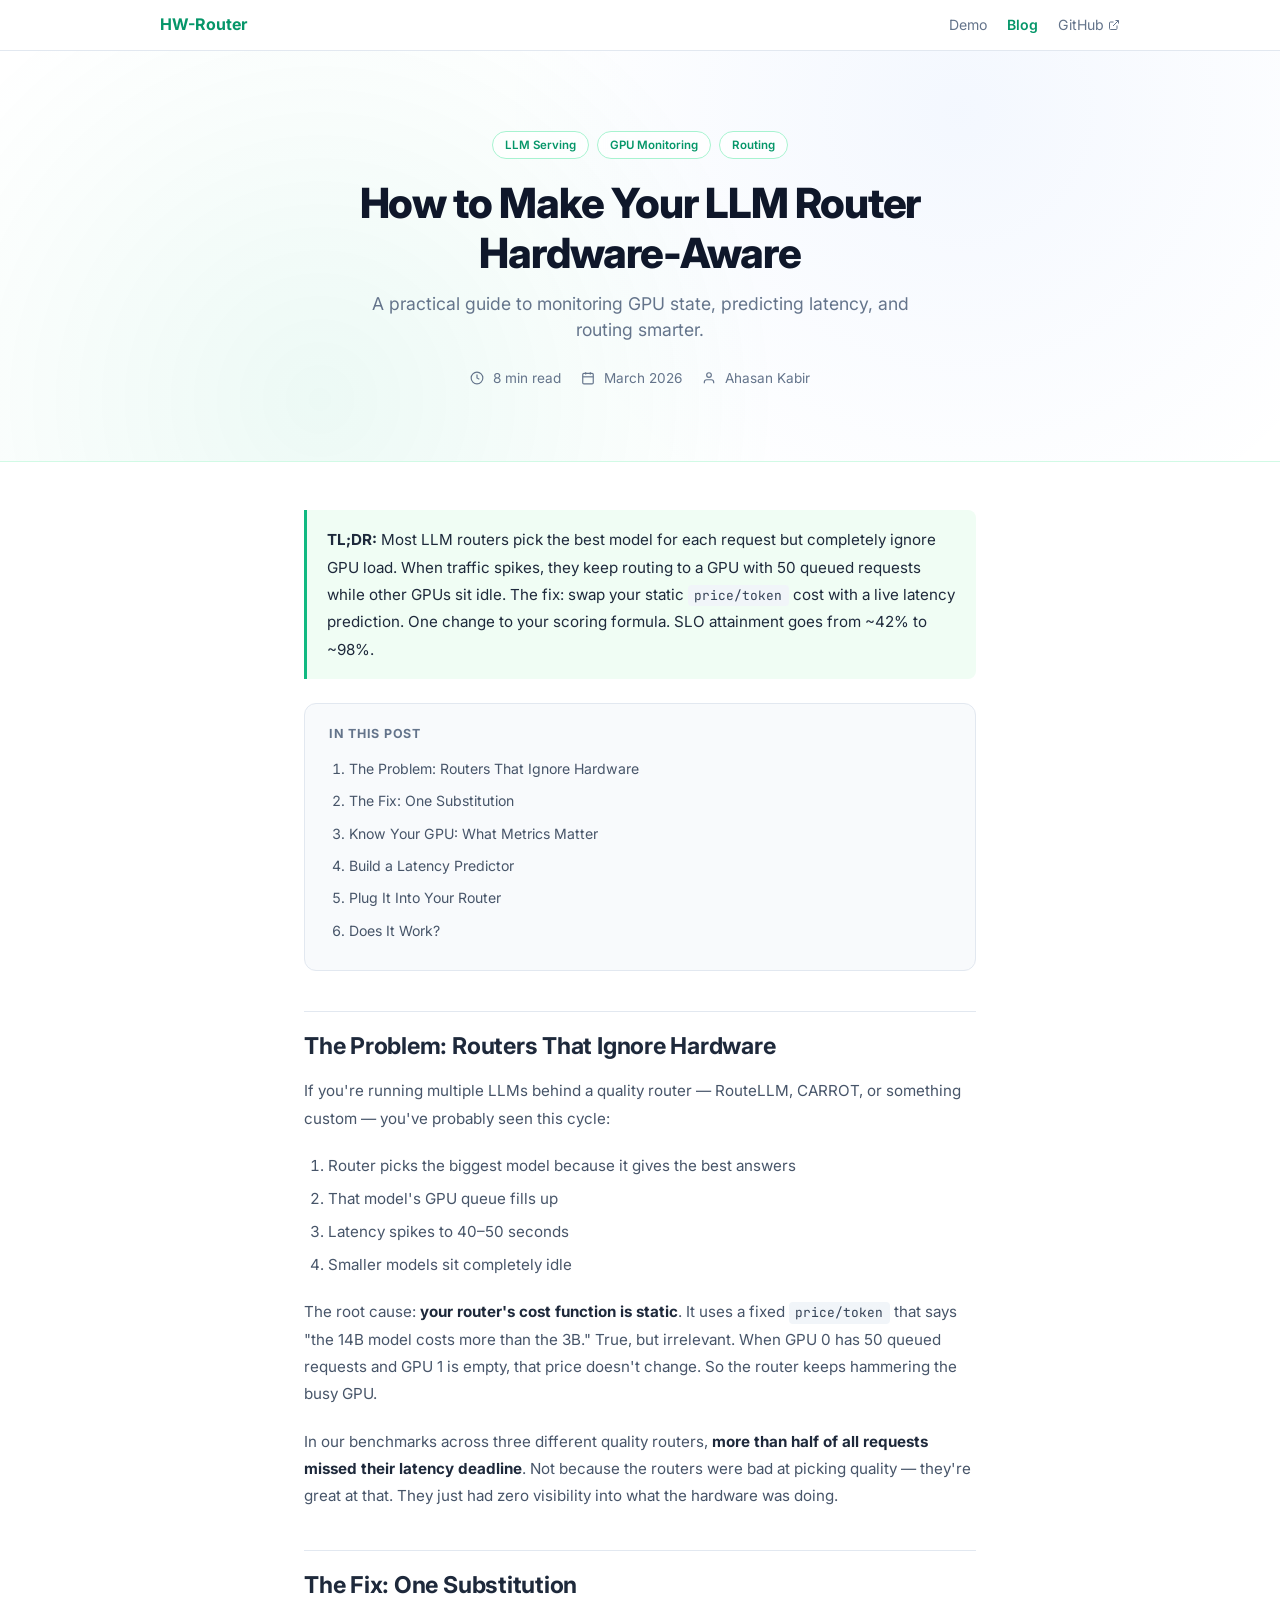
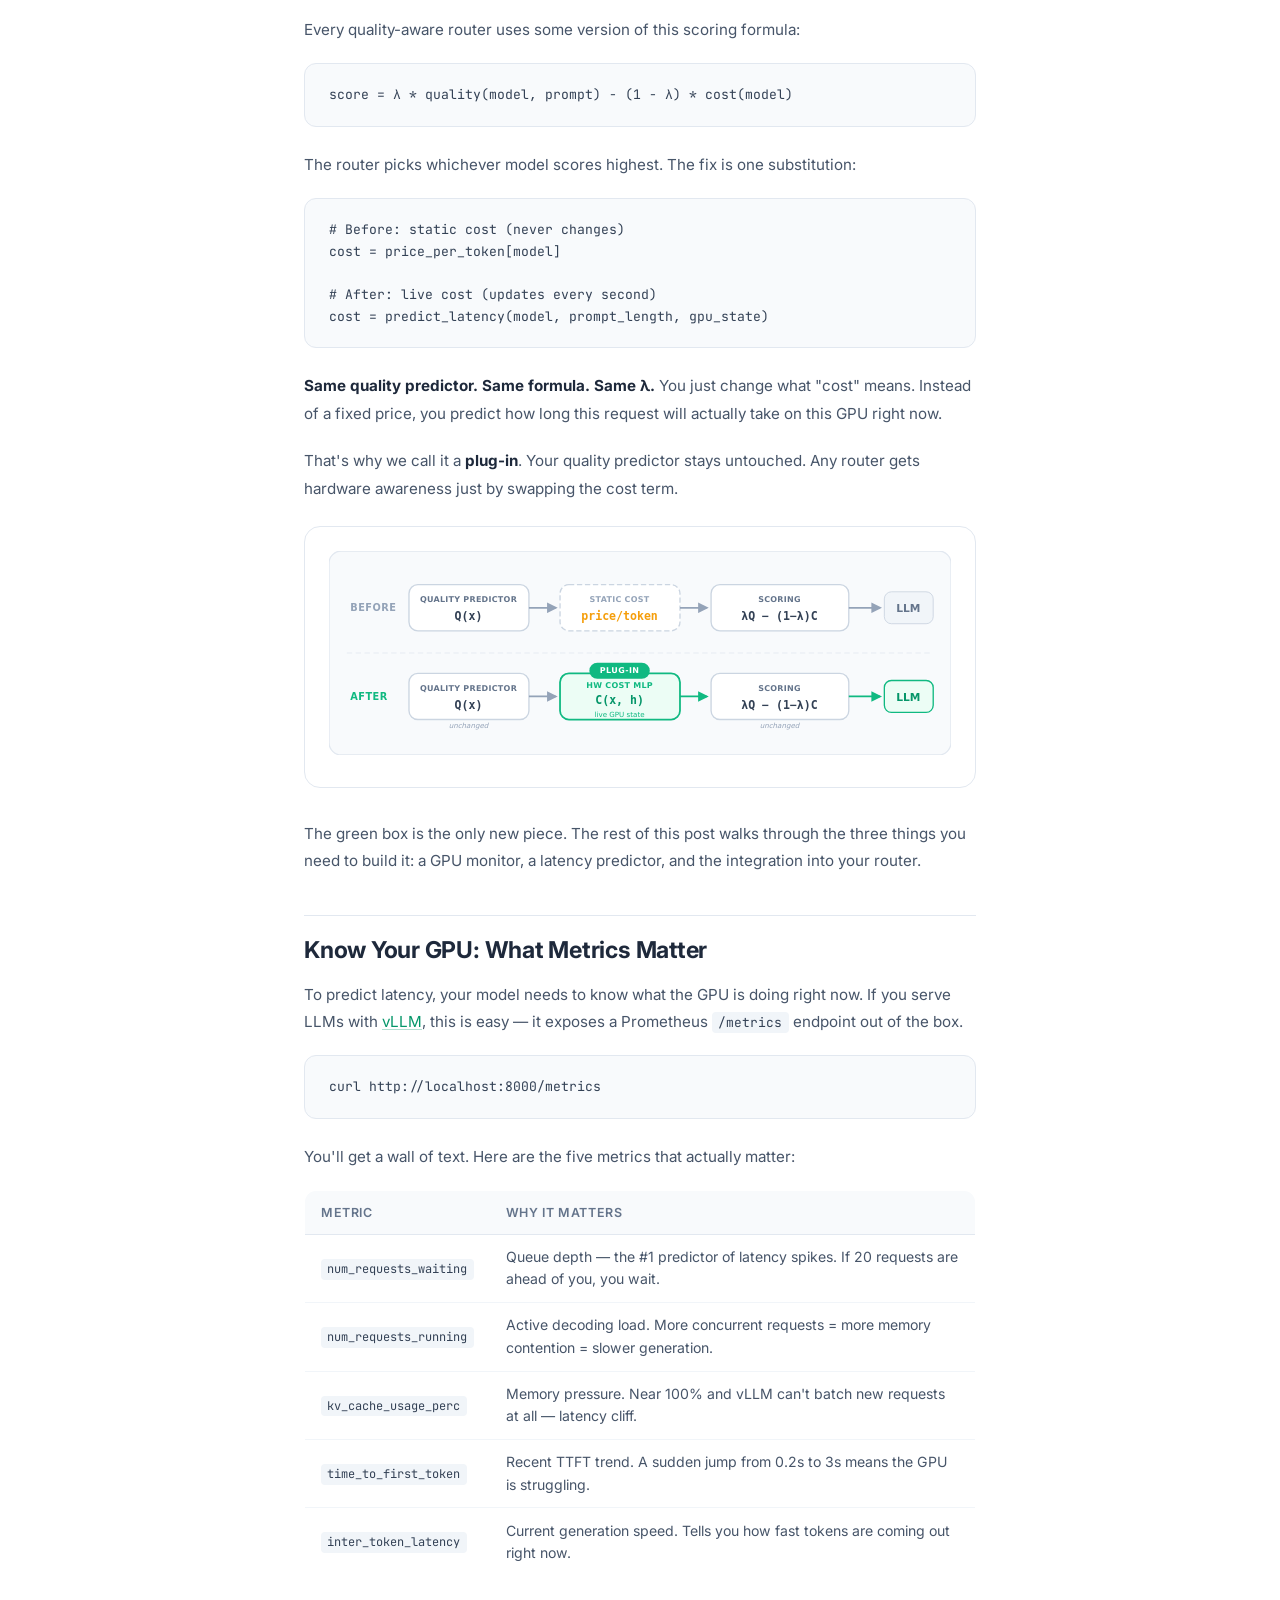
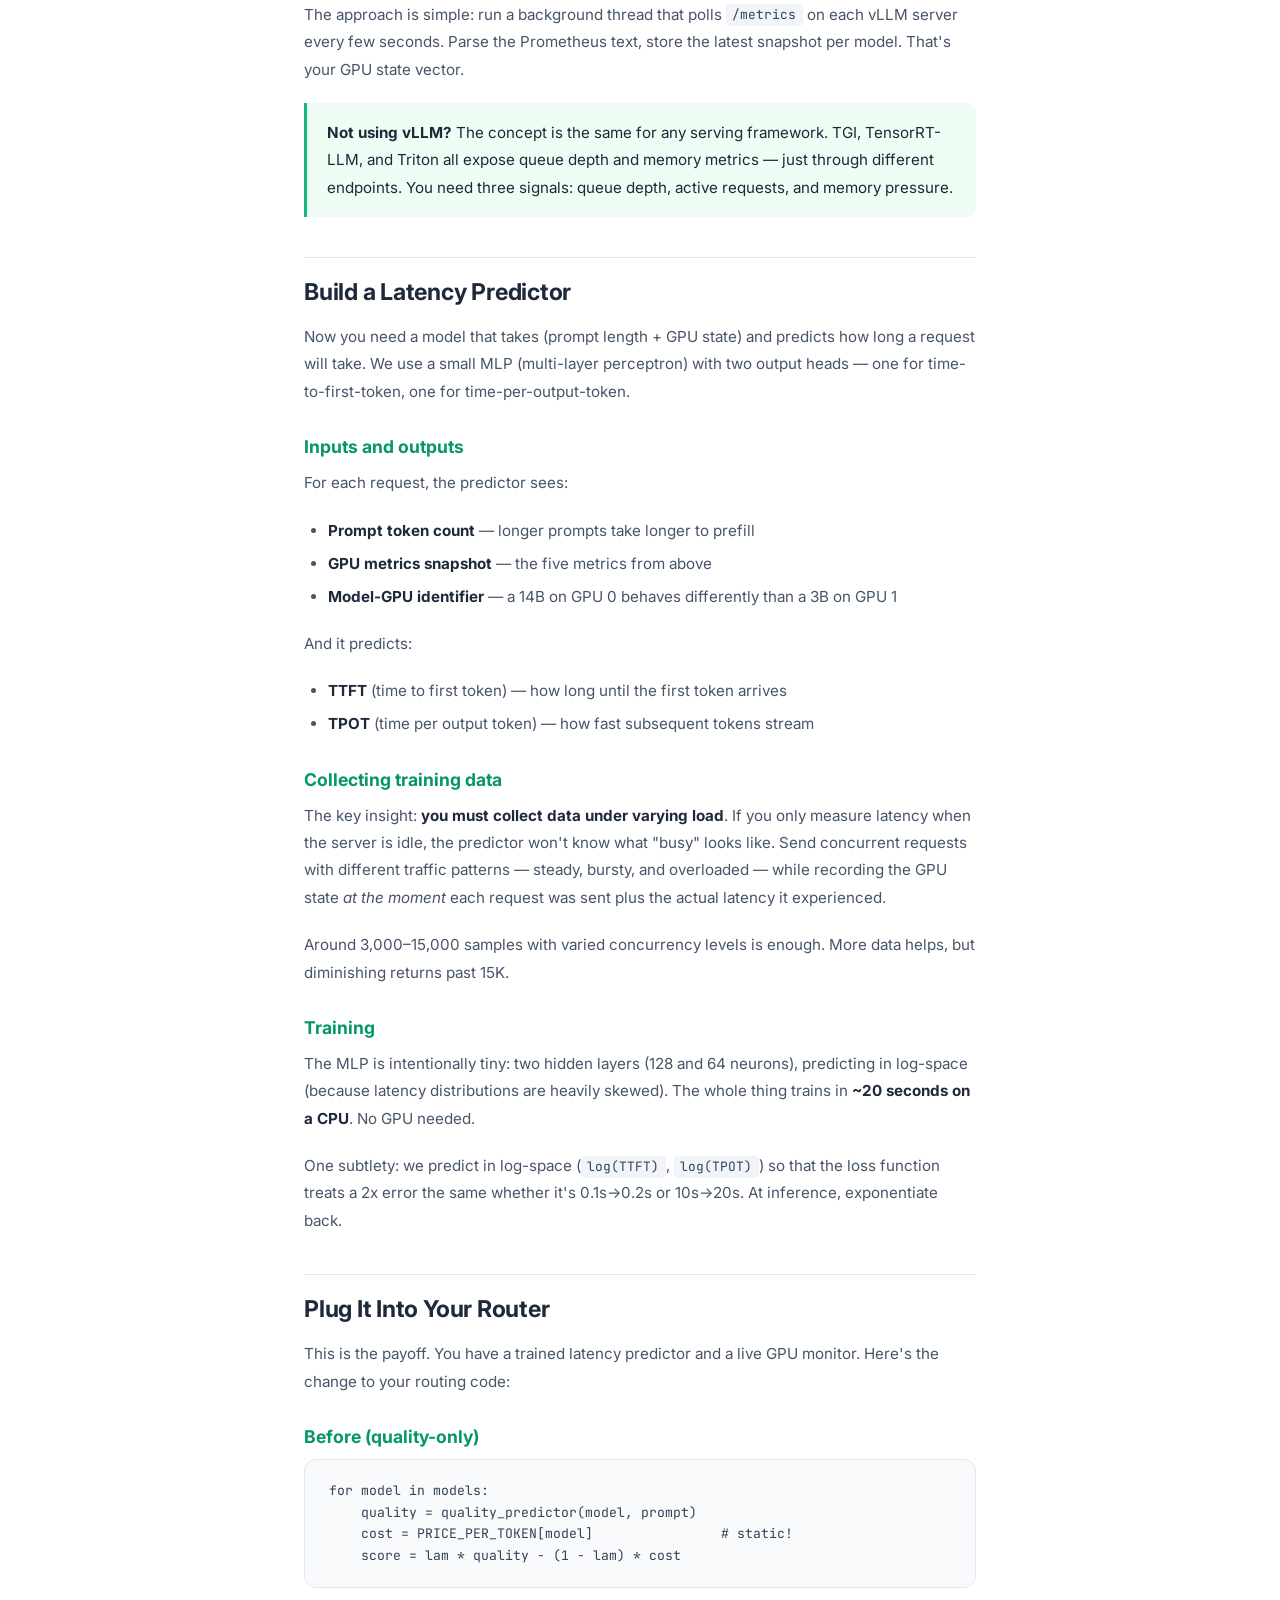
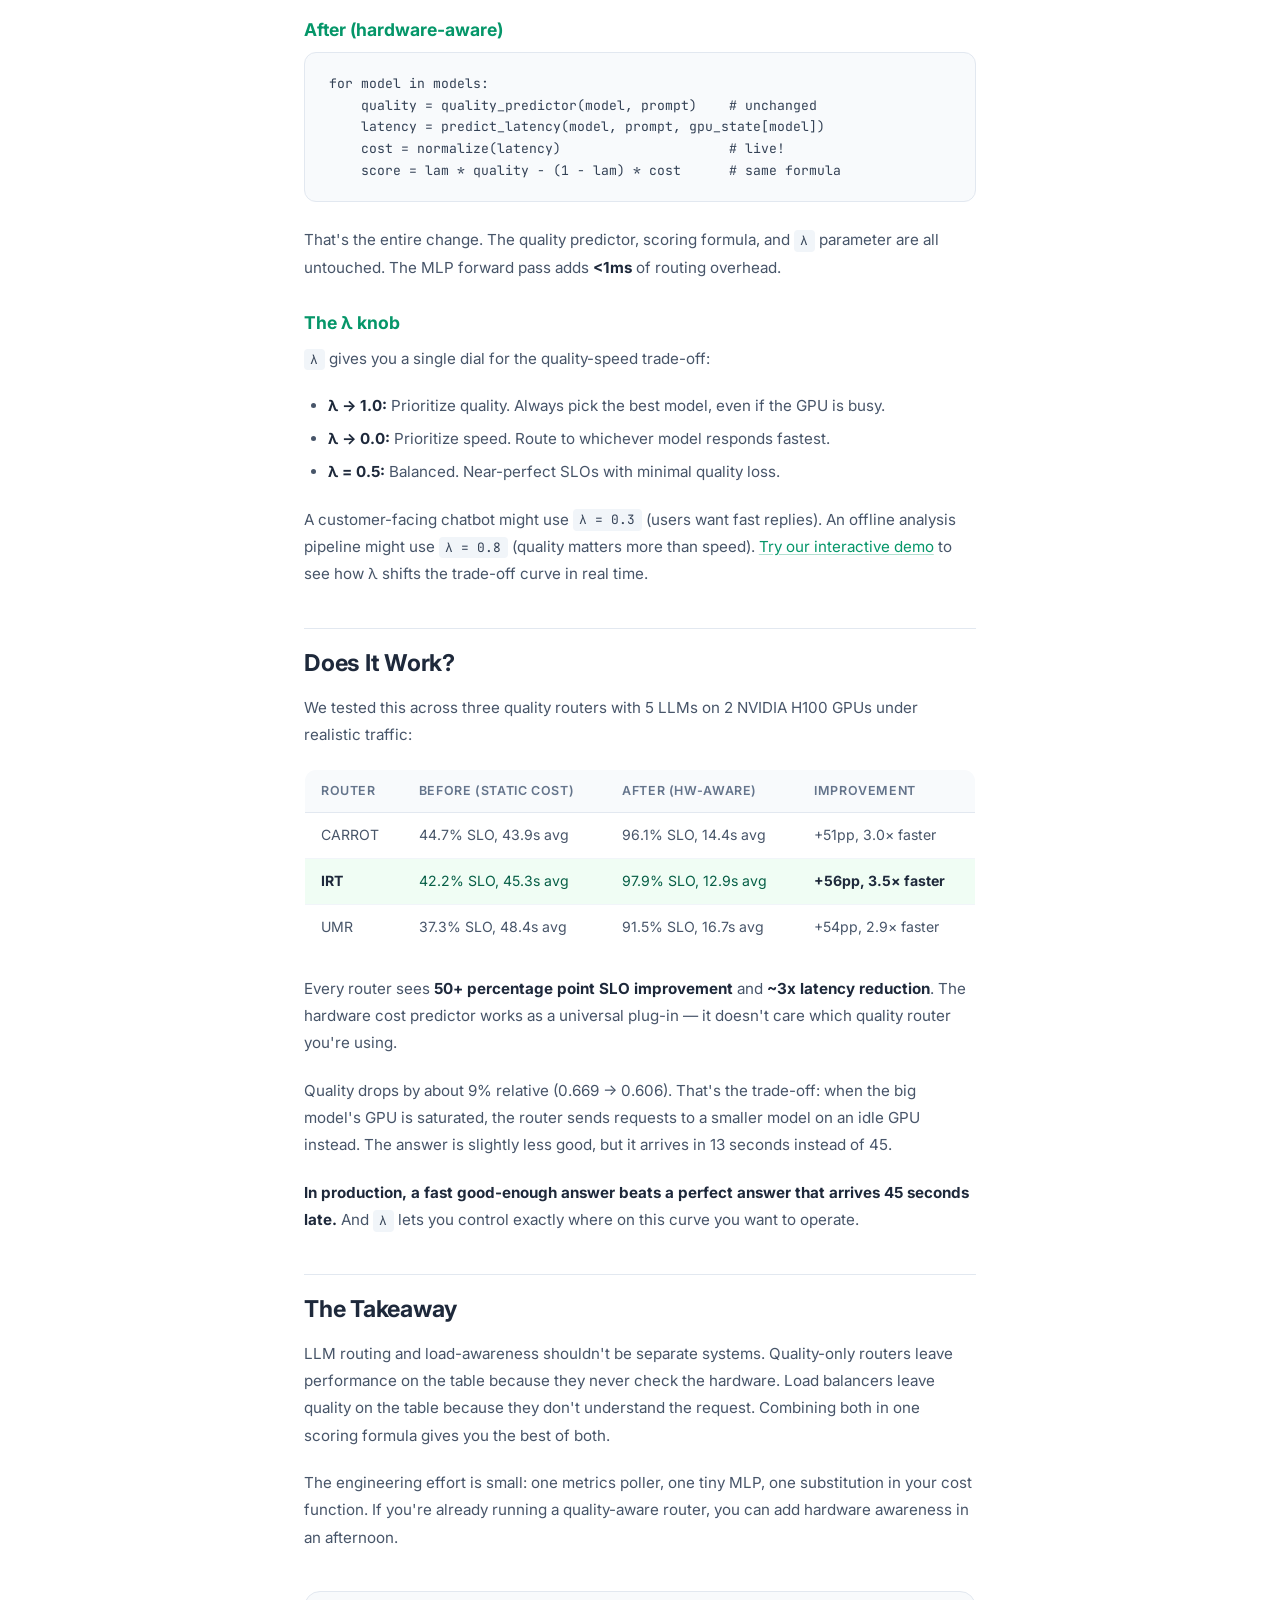
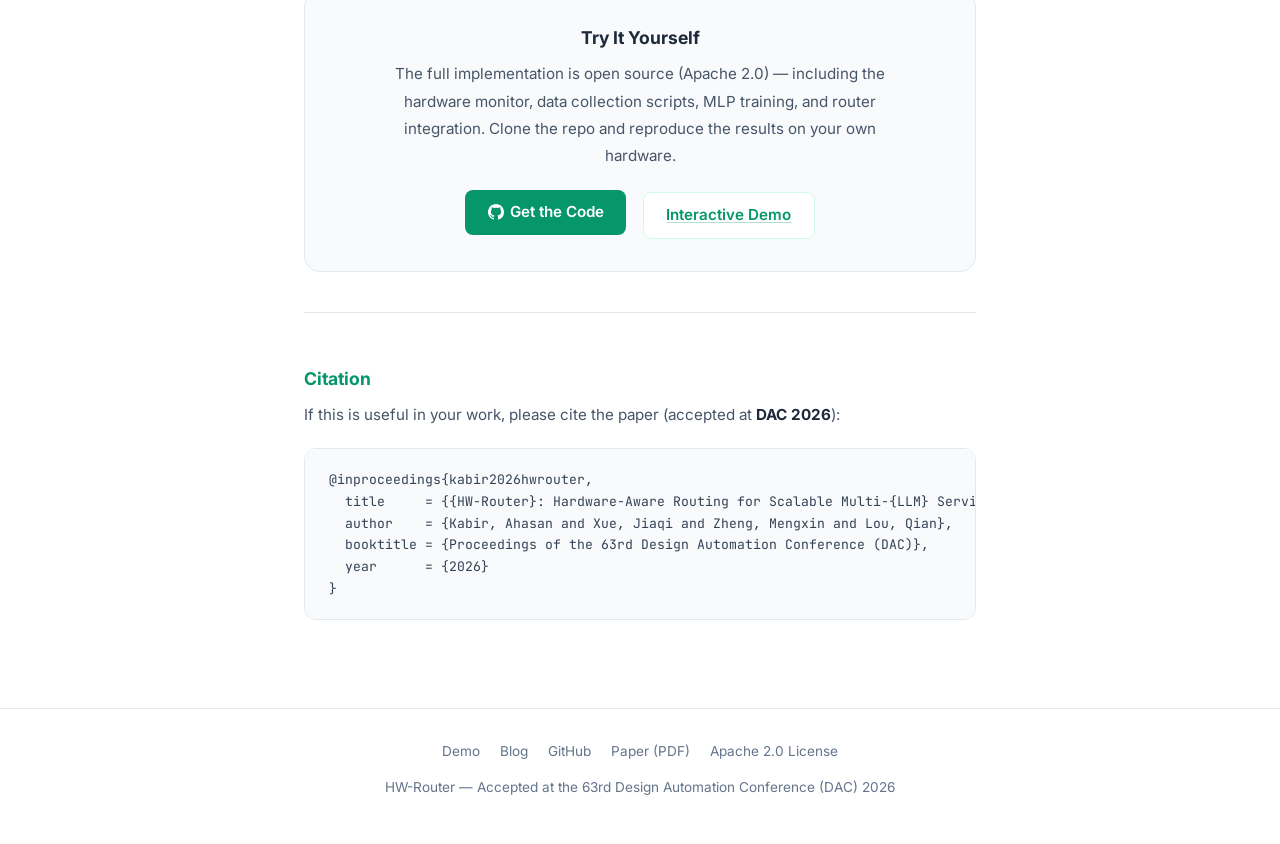
<file: website/blog/hw-aware-routing.html>
<!DOCTYPE html>
<html lang="en">
<head>
  <meta charset="UTF-8" />
  <meta name="viewport" content="width=device-width, initial-scale=1.0" />
  <title>How to Make Your LLM Router Hardware-Aware — HW-Router Blog</title>
  <meta name="description" content="A practical guide to making your LLM router hardware-aware — monitor GPU state, predict latency, and route smarter." />

  <!-- Favicon -->
  <link rel="icon" type="image/svg+xml" href="../assets/favicon.svg" />

  <!-- Open Graph / Social -->
  <meta property="og:type" content="article" />
  <meta property="og:title" content="How to Make Your LLM Router Hardware-Aware" />
  <meta property="og:description" content="A practical guide to making your LLM router hardware-aware — monitor GPU state, predict latency, and route smarter." />
  <meta property="og:image" content="../assets/og-image.svg" />

  <!-- Twitter Card -->
  <meta name="twitter:card" content="summary_large_image" />
  <meta name="twitter:title" content="How to Make Your LLM Router Hardware-Aware" />
  <meta name="twitter:description" content="A practical guide to making your LLM router hardware-aware — monitor GPU state, predict latency, and route smarter." />
  <meta name="twitter:image" content="../assets/og-image.svg" />

  <link rel="stylesheet" href="../assets/style.css" />
</head>
<body class="blog-page">

<!-- ── Navigation ──────────────────────────────────────── -->
<nav>
  <div class="nav-inner">
    <a class="nav-brand" href="../">HW-Router</a>
    <div class="nav-links">
      <a href="../" class="nav-tab">Demo</a>
      <a href="./hw-aware-routing.html" class="nav-tab active">Blog</a>
      <a href="https://github.com/Ahasannn/hardware-aware-router" class="nav-tab" target="_blank" rel="noopener">
        GitHub
        <svg width="12" height="12" viewBox="0 0 24 24" fill="none" stroke="currentColor" stroke-width="2" style="vertical-align:-.1em;"><path d="M18 13v6a2 2 0 01-2 2H5a2 2 0 01-2-2V8a2 2 0 012-2h6"/><polyline points="15,3 21,3 21,9"/><line x1="10" y1="14" x2="21" y2="3"/></svg>
      </a>
    </div>
  </div>
</nav>

<!-- ── Article Hero ────────────────────────────────────── -->
<section class="article-hero">
  <div class="article-tags">
    <span class="article-tag">LLM Serving</span>
    <span class="article-tag">GPU Monitoring</span>
    <span class="article-tag">Routing</span>
  </div>

  <h1>How to Make Your LLM Router Hardware-Aware</h1>
  <p class="article-subtitle">A practical guide to monitoring GPU state, predicting latency, and routing smarter.</p>

  <div class="article-meta">
    <span>
      <svg width="14" height="14" viewBox="0 0 24 24" fill="none" stroke="currentColor" stroke-width="2"><circle cx="12" cy="12" r="10"/><polyline points="12,6 12,12 16,14"/></svg>
      8 min read
    </span>
    <span>
      <svg width="14" height="14" viewBox="0 0 24 24" fill="none" stroke="currentColor" stroke-width="2"><rect x="3" y="4" width="18" height="18" rx="2" ry="2"/><line x1="16" y1="2" x2="16" y2="6"/><line x1="8" y1="2" x2="8" y2="6"/><line x1="3" y1="10" x2="21" y2="10"/></svg>
      March 2026
    </span>
    <span>
      <svg width="14" height="14" viewBox="0 0 24 24" fill="none" stroke="currentColor" stroke-width="2"><path d="M20 21v-2a4 4 0 00-4-4H8a4 4 0 00-4 4v2"/><circle cx="12" cy="7" r="4"/></svg>
      Ahasan Kabir
    </span>
  </div>
</section>

<!-- ── Article Body ────────────────────────────────────── -->
<article class="article">

  <!-- TL;DR -->
  <blockquote>
    <p>
      <strong>TL;DR:</strong> Most LLM routers pick the best model for each request
      but completely ignore GPU load. When traffic spikes, they keep routing to a
      GPU with 50 queued requests while other GPUs sit idle. The fix: swap your
      static <code>price/token</code> cost with a live latency prediction. One change
      to your scoring formula. SLO attainment goes from ~42% to ~98%.
    </p>
  </blockquote>

  <!-- TOC -->
  <div class="toc">
    <div class="toc-title">In This Post</div>
    <ol>
      <li><a href="#problem">The Problem: Routers That Ignore Hardware</a></li>
      <li><a href="#fix">The Fix: One Substitution</a></li>
      <li><a href="#monitor">Know Your GPU: What Metrics Matter</a></li>
      <li><a href="#predictor">Build a Latency Predictor</a></li>
      <li><a href="#integrate">Plug It Into Your Router</a></li>
      <li><a href="#results">Does It Work?</a></li>
    </ol>
  </div>

  <!-- ── The Problem ──────────────────────────────────── -->
  <h2 id="problem">The Problem: Routers That Ignore Hardware</h2>

  <p>
    If you're running multiple LLMs behind a quality router &mdash; RouteLLM, CARROT,
    or something custom &mdash; you've probably seen this cycle:
  </p>

  <ol>
    <li>Router picks the biggest model because it gives the best answers</li>
    <li>That model's GPU queue fills up</li>
    <li>Latency spikes to 40&ndash;50 seconds</li>
    <li>Smaller models sit completely idle</li>
  </ol>

  <p>
    The root cause: <strong>your router's cost function is static</strong>. It uses
    a fixed <code>price/token</code> that says "the 14B model costs more than the
    3B." True, but irrelevant. When GPU&nbsp;0 has 50 queued requests and GPU&nbsp;1
    is empty, that price doesn't change. So the router keeps hammering the busy GPU.
  </p>

  <p>
    In our benchmarks across three different quality routers, <strong>more than half
    of all requests missed their latency deadline</strong>. Not because the routers
    were bad at picking quality &mdash; they're great at that. They just had zero
    visibility into what the hardware was doing.
  </p>

  <!-- ── The Fix ──────────────────────────────────────── -->
  <h2 id="fix">The Fix: One Substitution</h2>

  <p>
    Every quality-aware router uses some version of this scoring formula:
  </p>

  <pre><code>score = &lambda; * quality(model, prompt) - (1 - &lambda;) * cost(model)</code></pre>

  <p>
    The router picks whichever model scores highest. The fix is one substitution:
  </p>

  <pre><code># Before: static cost (never changes)
cost = price_per_token[model]

# After: live cost (updates every second)
cost = predict_latency(model, prompt_length, gpu_state)</code></pre>

  <p>
    <strong>Same quality predictor. Same formula. Same &lambda;.</strong> You just
    change what "cost" means. Instead of a fixed price, you predict how long this
    request will actually take on this GPU right now.
  </p>

  <p>
    That's why we call it a <strong>plug-in</strong>. Your quality predictor stays
    untouched. Any router gets hardware awareness just by swapping the cost term.
  </p>

  <!-- Before/After architecture diagram -->
  <div class="arch-diagram-svg">
    <img src="../assets/before-after.svg" alt="Before: static price/token cost. After: live GPU-aware cost predictor (the only new component)" />
  </div>

  <p>
    The green box is the only new piece. The rest of this post walks through
    the three things you need to build it: a GPU monitor, a latency predictor,
    and the integration into your router.
  </p>

  <!-- ── Monitor ──────────────────────────────────────── -->
  <h2 id="monitor">Know Your GPU: What Metrics Matter</h2>

  <p>
    To predict latency, your model needs to know what the GPU is doing right now.
    If you serve LLMs with <a href="https://github.com/vllm-project/vllm" target="_blank" rel="noopener">vLLM</a>,
    this is easy &mdash; it exposes a Prometheus <code>/metrics</code> endpoint out of the box.
  </p>

  <pre><code>curl http://localhost:8000/metrics</code></pre>

  <p>
    You'll get a wall of text. Here are the five metrics that actually matter:
  </p>

  <table>
    <thead>
      <tr>
        <th>Metric</th>
        <th>Why It Matters</th>
      </tr>
    </thead>
    <tbody>
      <tr>
        <td><code>num_requests_waiting</code></td>
        <td>Queue depth &mdash; the #1 predictor of latency spikes. If 20 requests are ahead of you, you wait.</td>
      </tr>
      <tr>
        <td><code>num_requests_running</code></td>
        <td>Active decoding load. More concurrent requests = more memory contention = slower generation.</td>
      </tr>
      <tr>
        <td><code>kv_cache_usage_perc</code></td>
        <td>Memory pressure. Near 100% and vLLM can't batch new requests at all &mdash; latency cliff.</td>
      </tr>
      <tr>
        <td><code>time_to_first_token</code></td>
        <td>Recent TTFT trend. A sudden jump from 0.2s to 3s means the GPU is struggling.</td>
      </tr>
      <tr>
        <td><code>inter_token_latency</code></td>
        <td>Current generation speed. Tells you how fast tokens are coming out right now.</td>
      </tr>
    </tbody>
  </table>

  <p>
    The approach is simple: run a background thread that polls <code>/metrics</code>
    on each vLLM server every few seconds. Parse the Prometheus text, store the latest
    snapshot per model. That's your GPU state vector.
  </p>

  <blockquote>
    <p>
      <strong>Not using vLLM?</strong> The concept is the same for any serving
      framework. TGI, TensorRT-LLM, and Triton all expose queue depth and memory
      metrics &mdash; just through different endpoints. You need three signals:
      queue depth, active requests, and memory pressure.
    </p>
  </blockquote>

  <!-- ── Predictor ────────────────────────────────────── -->
  <h2 id="predictor">Build a Latency Predictor</h2>

  <p>
    Now you need a model that takes (prompt length + GPU state) and predicts
    how long a request will take. We use a small MLP (multi-layer perceptron) with
    two output heads &mdash; one for time-to-first-token, one for time-per-output-token.
  </p>

  <h3>Inputs and outputs</h3>

  <p>
    For each request, the predictor sees:
  </p>

  <ul>
    <li><strong>Prompt token count</strong> &mdash; longer prompts take longer to prefill</li>
    <li><strong>GPU metrics snapshot</strong> &mdash; the five metrics from above</li>
    <li><strong>Model-GPU identifier</strong> &mdash; a 14B on GPU&nbsp;0 behaves differently than a 3B on GPU&nbsp;1</li>
  </ul>

  <p>
    And it predicts:
  </p>

  <ul>
    <li><strong>TTFT</strong> (time to first token) &mdash; how long until the first token arrives</li>
    <li><strong>TPOT</strong> (time per output token) &mdash; how fast subsequent tokens stream</li>
  </ul>

  <h3>Collecting training data</h3>

  <p>
    The key insight: <strong>you must collect data under varying load</strong>. If you
    only measure latency when the server is idle, the predictor won't know what
    "busy" looks like. Send concurrent requests with different traffic patterns &mdash;
    steady, bursty, and overloaded &mdash; while recording the GPU state <em>at the
    moment</em> each request was sent plus the actual latency it experienced.
  </p>

  <p>
    Around 3,000&ndash;15,000 samples with varied concurrency levels is enough.
    More data helps, but diminishing returns past 15K.
  </p>

  <h3>Training</h3>

  <p>
    The MLP is intentionally tiny: two hidden layers (128 and 64 neurons), predicting
    in log-space (because latency distributions are heavily skewed). The whole thing
    trains in <strong>~20 seconds on a CPU</strong>. No GPU needed.
  </p>

  <p>
    One subtlety: we predict in log-space (<code>log(TTFT)</code>,
    <code>log(TPOT)</code>) so that the loss function treats a 2x error
    the same whether it's 0.1s&rarr;0.2s or 10s&rarr;20s. At inference, exponentiate back.
  </p>

  <!-- ── Integrate ────────────────────────────────────── -->
  <h2 id="integrate">Plug It Into Your Router</h2>

  <p>
    This is the payoff. You have a trained latency predictor and a live GPU monitor.
    Here's the change to your routing code:
  </p>

  <h3>Before (quality-only)</h3>

  <pre><code>for model in models:
    quality = quality_predictor(model, prompt)
    cost = PRICE_PER_TOKEN[model]                # static!
    score = lam * quality - (1 - lam) * cost</code></pre>

  <h3>After (hardware-aware)</h3>

  <pre><code>for model in models:
    quality = quality_predictor(model, prompt)    # unchanged
    latency = predict_latency(model, prompt, gpu_state[model])
    cost = normalize(latency)                     # live!
    score = lam * quality - (1 - lam) * cost      # same formula</code></pre>

  <p>
    That's the entire change. The quality predictor, scoring formula, and
    <code>&lambda;</code> parameter are all untouched. The MLP forward pass adds
    <strong>&lt;1ms</strong> of routing overhead.
  </p>

  <h3>The &lambda; knob</h3>

  <p>
    <code>&lambda;</code> gives you a single dial for the quality-speed trade-off:
  </p>

  <ul>
    <li><strong>&lambda; &rarr; 1.0:</strong> Prioritize quality. Always pick the best model, even if the GPU is busy.</li>
    <li><strong>&lambda; &rarr; 0.0:</strong> Prioritize speed. Route to whichever model responds fastest.</li>
    <li><strong>&lambda; = 0.5:</strong> Balanced. Near-perfect SLOs with minimal quality loss.</li>
  </ul>

  <p>
    A customer-facing chatbot might use <code>&lambda; = 0.3</code> (users want fast
    replies). An offline analysis pipeline might use <code>&lambda; = 0.8</code>
    (quality matters more than speed). <a href="../#demo">Try our interactive demo</a>
    to see how &lambda; shifts the trade-off curve in real time.
  </p>

  <!-- ── Results ──────────────────────────────────────── -->
  <h2 id="results">Does It Work?</h2>

  <p>
    We tested this across three quality routers with 5 LLMs on 2 NVIDIA H100 GPUs
    under realistic traffic:
  </p>

  <table>
    <thead>
      <tr>
        <th>Router</th>
        <th>Before (static cost)</th>
        <th>After (HW-aware)</th>
        <th>Improvement</th>
      </tr>
    </thead>
    <tbody>
      <tr>
        <td>CARROT</td>
        <td>44.7% SLO, 43.9s avg</td>
        <td>96.1% SLO, 14.4s avg</td>
        <td>+51pp, 3.0&times; faster</td>
      </tr>
      <tr class="highlight-row">
        <td><strong>IRT</strong></td>
        <td>42.2% SLO, 45.3s avg</td>
        <td>97.9% SLO, 12.9s avg</td>
        <td><strong>+56pp, 3.5&times; faster</strong></td>
      </tr>
      <tr>
        <td>UMR</td>
        <td>37.3% SLO, 48.4s avg</td>
        <td>91.5% SLO, 16.7s avg</td>
        <td>+54pp, 2.9&times; faster</td>
      </tr>
    </tbody>
  </table>

  <p>
    Every router sees <strong>50+ percentage point SLO improvement</strong> and
    <strong>~3x latency reduction</strong>. The hardware cost predictor works as a
    universal plug-in &mdash; it doesn't care which quality router you're using.
  </p>

  <p>
    Quality drops by about 9% relative (0.669 &rarr; 0.606). That's the trade-off:
    when the big model's GPU is saturated, the router sends requests to a smaller
    model on an idle GPU instead. The answer is slightly less good, but it arrives
    in 13 seconds instead of 45.
  </p>

  <p>
    <strong>In production, a fast good-enough answer beats a perfect answer
    that arrives 45 seconds late.</strong> And <code>&lambda;</code> lets you
    control exactly where on this curve you want to operate.
  </p>

  <!-- ── Wrap Up ──────────────────────────────────────── -->
  <h2 id="wrapup">The Takeaway</h2>

  <p>
    LLM routing and load-awareness shouldn't be separate systems. Quality-only routers
    leave performance on the table because they never check the hardware. Load balancers
    leave quality on the table because they don't understand the request. Combining both
    in one scoring formula gives you the best of both.
  </p>

  <p>
    The engineering effort is small: one metrics poller, one tiny MLP, one substitution
    in your cost function. If you're already running a quality-aware router, you can add
    hardware awareness in an afternoon.
  </p>

  <!-- ── CTA ──────────────────────────────────────────── -->
  <div class="article-cta">
    <h3>Try It Yourself</h3>
    <p>
      The full implementation is open source (Apache 2.0) &mdash; including the hardware
      monitor, data collection scripts, MLP training, and router integration. Clone the
      repo and reproduce the results on your own hardware.
    </p>
    <a class="btn btn-primary" href="https://github.com/Ahasannn/hardware-aware-router" target="_blank" rel="noopener">
      <svg width="16" height="16" viewBox="0 0 24 24" fill="currentColor"><path d="M12 0C5.37 0 0 5.37 0 12c0 5.31 3.435 9.795 8.205 11.385.6.105.825-.255.825-.57 0-.285-.015-1.23-.015-2.235-3.015.555-3.795-.735-4.035-1.41-.135-.345-.72-1.41-1.23-1.695-.42-.225-1.02-.78-.015-.795.945-.015 1.62.87 1.845 1.23 1.08 1.815 2.805 1.305 3.495.99.105-.78.42-1.305.765-1.605-2.67-.3-5.46-1.335-5.46-5.925 0-1.305.465-2.385 1.23-3.225-.12-.3-.54-1.53.12-3.18 0 0 1.005-.315 3.3 1.23.96-.27 1.98-.405 3-.405s2.04.135 3 .405c2.295-1.56 3.3-1.23 3.3-1.23.66 1.65.24 2.88.12 3.18.765.84 1.23 1.905 1.23 3.225 0 4.605-2.805 5.625-5.475 5.925.435.375.81 1.095.81 2.22 0 1.605-.015 2.895-.015 3.3 0 .315.225.69.825.57A12.02 12.02 0 0024 12c0-6.63-5.37-12-12-12z"/></svg>
      Get the Code
    </a>
    <a class="btn btn-outline" href="../#demo">
      Interactive Demo
    </a>
  </div>

  <!-- ── Citation ─────────────────────────────────────── -->
  <div style="margin-top:2.5rem; padding-top:1.5rem; border-top:1px solid #e2e8f0;">
    <h3>Citation</h3>
    <p>
      If this is useful in your work, please cite the paper
      (accepted at <strong>DAC 2026</strong>):
    </p>
    <pre><code>@inproceedings{kabir2026hwrouter,
  title     = {{HW-Router}: Hardware-Aware Routing for Scalable Multi-{LLM} Serving},
  author    = {Kabir, Ahasan and Xue, Jiaqi and Zheng, Mengxin and Lou, Qian},
  booktitle = {Proceedings of the 63rd Design Automation Conference (DAC)},
  year      = {2026}
}</code></pre>
  </div>

</article>

<!-- ── Footer ───────────────────────────────────────────── -->
<footer>
  <div class="footer-links">
    <a href="../">Demo</a>
    <a href="./hw-aware-routing.html">Blog</a>
    <a href="https://github.com/Ahasannn/hardware-aware-router" target="_blank" rel="noopener">GitHub</a>
    <a href="../paper/DAC_HWRouter.pdf" target="_blank" rel="noopener">Paper (PDF)</a>
    <a href="https://github.com/Ahasannn/hardware-aware-router/blob/main/LICENSE" target="_blank" rel="noopener">Apache 2.0 License</a>
  </div>
  <p>HW-Router &mdash; Accepted at the 63rd Design Automation Conference (DAC) 2026</p>
</footer>

</body>
</html>
</file>
<file: website/assets/style.css>
/* HW-Router Demo Site — Custom Styles */

/* ── Fonts & Base ─────────────────────────────────────── */
@import url('https://fonts.googleapis.com/css2?family=Inter:wght@400;500;600;700;800&family=JetBrains+Mono:wght@400;500&display=swap');

:root {
  --hw-green:   #10b981;
  --hw-green-d: #059669;
  --accent:     #6366f1;
  --card-bg:    #1e293b;
  --border:     #334155;
  --text:       #e2e8f0;
  --muted:      #94a3b8;
  --bg:         #0f172a;
}

*, *::before, *::after { box-sizing: border-box; }

html { scroll-behavior: smooth; }

body {
  margin: 0;
  background: var(--bg);
  color: var(--text);
  font-family: 'Inter', sans-serif;
  line-height: 1.6;
}

/* ── Hero ─────────────────────────────────────────────── */
.hero {
  background: radial-gradient(ellipse at 60% 0%, #1e3a5f 0%, var(--bg) 60%);
  border-bottom: 1px solid var(--border);
  padding: 5rem 1.5rem 4rem;
  text-align: center;
  position: relative;
  overflow: hidden;
}

/* Animated circuit-board background pattern */
.hero::before {
  content: '';
  position: absolute;
  inset: 0;
  background-image:
    radial-gradient(circle at 20% 80%, rgba(16, 185, 129, 0.06) 0%, transparent 50%),
    radial-gradient(circle at 80% 20%, rgba(99, 102, 241, 0.05) 0%, transparent 50%);
  pointer-events: none;
}

.hero-visual {
  position: absolute;
  inset: 0;
  overflow: hidden;
  pointer-events: none;
  z-index: 0;
}

.hero-visual .node {
  position: absolute;
  width: 6px;
  height: 6px;
  border-radius: 50%;
  background: var(--hw-green);
  opacity: 0.15;
}

.hero-visual .trace {
  position: absolute;
  height: 1px;
  background: linear-gradient(90deg, transparent, rgba(16, 185, 129, 0.12), transparent);
  transform-origin: left center;
}

.hero > * { position: relative; z-index: 1; }

.hero-badges {
  display: flex;
  flex-wrap: wrap;
  gap: .5rem;
  justify-content: center;
  margin-bottom: 1.5rem;
}

.badge {
  display: inline-flex;
  align-items: center;
  gap: .3rem;
  padding: .2rem .7rem;
  border-radius: 999px;
  font-size: .75rem;
  font-weight: 600;
  letter-spacing: .02em;
}

.badge-green  { background: #052e16; color: var(--hw-green);  border: 1px solid #166534; }
.badge-blue   { background: #0c1a3a; color: #60a5fa;          border: 1px solid #1e40af; }
.badge-purple { background: #1e1245; color: #a78bfa;          border: 1px solid #4c1d95; }

.hero h1 {
  font-size: clamp(1.8rem, 5vw, 3rem);
  font-weight: 800;
  margin: 0 0 1rem;
  line-height: 1.15;
  letter-spacing: -.02em;
}

.hero h1 span { color: var(--hw-green); }

.hero-sub {
  max-width: 680px;
  margin: 0 auto 2rem;
  color: var(--muted);
  font-size: 1.1rem;
}

.hero-buttons {
  display: flex;
  gap: .75rem;
  justify-content: center;
  flex-wrap: wrap;
}

.btn {
  display: inline-flex;
  align-items: center;
  gap: .4rem;
  padding: .65rem 1.4rem;
  border-radius: .5rem;
  font-size: .95rem;
  font-weight: 600;
  text-decoration: none;
  transition: opacity .15s, transform .1s;
  cursor: pointer;
  border: none;
}
.btn:hover { opacity: .85; transform: translateY(-1px); }

.btn-primary { background: var(--hw-green); color: #fff; }
.btn-outline  { background: transparent; color: var(--text); border: 1px solid var(--border); }

/* ── Sections ─────────────────────────────────────────── */
section { padding: 4rem 1.5rem; }
section:nth-child(even) { background: #0d1526; }

.container { max-width: 960px; margin: 0 auto; }

.section-title {
  font-size: 1.6rem;
  font-weight: 700;
  margin: 0 0 .5rem;
  letter-spacing: -.01em;
}
.section-sub {
  color: var(--muted);
  margin: 0 0 2.5rem;
  font-size: .95rem;
}

/* ── Key Results Table ────────────────────────────────── */
.results-table-wrap { overflow-x: auto; border-radius: .75rem; border: 1px solid var(--border); }

.results-table {
  width: 100%;
  border-collapse: collapse;
  font-size: .95rem;
}

.results-table th {
  padding: .85rem 1.2rem;
  text-align: left;
  font-weight: 600;
  color: var(--muted);
  font-size: .8rem;
  letter-spacing: .06em;
  text-transform: uppercase;
  background: #162032;
  border-bottom: 1px solid var(--border);
}

.results-table td {
  padding: .85rem 1.2rem;
  border-bottom: 1px solid var(--border);
}

.results-table tr:last-child td { border-bottom: none; }

.results-table .ours td {
  background: rgba(16, 185, 129, .07);
  color: #d1fae5;
}

.results-table .ours td:first-child { font-weight: 700; color: var(--hw-green); }

.callout-pills { display: flex; gap: .5rem; flex-wrap: wrap; margin-top: 1.25rem; }

.callout-pill {
  display: inline-flex;
  align-items: center;
  gap: .4rem;
  padding: .4rem .9rem;
  border-radius: .5rem;
  font-size: .82rem;
  font-weight: 600;
  background: rgba(16, 185, 129, .12);
  color: var(--hw-green);
  border: 1px solid rgba(16, 185, 129, .3);
}

/* ── Demo Controls ────────────────────────────────────── */
.demo-card {
  background: var(--card-bg);
  border: 1px solid var(--border);
  border-radius: 1rem;
  padding: 1.75rem;
}

.controls-row {
  display: flex;
  flex-wrap: wrap;
  gap: 1.5rem;
  align-items: flex-end;
  margin-bottom: 2rem;
}

.control-group { display: flex; flex-direction: column; gap: .4rem; min-width: 160px; }

.control-label {
  font-size: .78rem;
  font-weight: 600;
  letter-spacing: .06em;
  text-transform: uppercase;
  color: var(--muted);
}

.control-select {
  background: #0f172a;
  color: var(--text);
  border: 1px solid var(--border);
  border-radius: .5rem;
  padding: .55rem .85rem;
  font-size: .95rem;
  font-family: inherit;
  outline: none;
  cursor: pointer;
  appearance: none;
  background-image: url("data:image/svg+xml,%3Csvg xmlns='http://www.w3.org/2000/svg' viewBox='0 0 20 20'%3E%3Cpath fill='%2394a3b8' d='M5.23 7.21a.75.75 0 011.06.02L10 11.17l3.71-3.94a.75.75 0 111.08 1.04l-4.25 4.5a.75.75 0 01-1.08 0l-4.25-4.5a.75.75 0 01.02-1.06z'/%3E%3C/svg%3E");
  background-repeat: no-repeat;
  background-position: right .6rem center;
  background-size: 1.2em;
  padding-right: 2.2rem;
  transition: border-color .15s;
}
.control-select:hover, .control-select:focus { border-color: var(--hw-green); }

/* Toggle switch */
.toggle-wrap {
  display: flex;
  align-items: center;
  gap: .65rem;
  padding-bottom: .55rem;
}

.toggle {
  position: relative;
  width: 44px;
  height: 24px;
  cursor: pointer;
}
.toggle input { opacity: 0; width: 0; height: 0; position: absolute; }
.toggle-slider {
  position: absolute;
  inset: 0;
  border-radius: 999px;
  background: #334155;
  transition: background .2s;
}
.toggle-slider::before {
  content: '';
  position: absolute;
  left: 3px;
  top: 3px;
  width: 18px;
  height: 18px;
  border-radius: 50%;
  background: #fff;
  transition: transform .2s;
}
.toggle input:checked ~ .toggle-slider { background: var(--hw-green); }
.toggle input:checked ~ .toggle-slider::before { transform: translateX(20px); }

.toggle-label { font-size: .95rem; font-weight: 500; }
.toggle-label small { display: block; font-size: .75rem; color: var(--muted); font-weight: 400; }

/* Lambda slider */
.slider-wrap { flex: 1; min-width: 220px; }

.lambda-display {
  display: flex;
  justify-content: space-between;
  align-items: center;
  margin-bottom: .5rem;
}

.lambda-value {
  font-family: 'JetBrains Mono', monospace;
  font-size: 1.1rem;
  font-weight: 600;
  color: var(--hw-green);
}

.lambda-ends {
  display: flex;
  justify-content: space-between;
  font-size: .72rem;
  color: var(--muted);
  margin-top: .35rem;
}

input[type=range] {
  -webkit-appearance: none;
  width: 100%;
  height: 6px;
  background: var(--border);
  border-radius: 999px;
  outline: none;
  cursor: pointer;
}
input[type=range]::-webkit-slider-thumb {
  -webkit-appearance: none;
  width: 20px;
  height: 20px;
  border-radius: 50%;
  background: var(--hw-green);
  border: 3px solid #0f172a;
  box-shadow: 0 0 0 2px var(--hw-green);
  cursor: pointer;
  transition: box-shadow .15s;
}
input[type=range]::-webkit-slider-thumb:hover { box-shadow: 0 0 0 4px rgba(16,185,129,.3); }

/* Metric tabs */
.metric-tabs {
  display: flex;
  gap: .4rem;
  flex-wrap: wrap;
  margin-bottom: 1.5rem;
}

.tab-btn {
  padding: .4rem .9rem;
  border-radius: .4rem;
  border: 1px solid var(--border);
  background: transparent;
  color: var(--muted);
  font-size: .85rem;
  font-weight: 500;
  cursor: pointer;
  transition: all .15s;
  font-family: inherit;
}
.tab-btn:hover { color: var(--text); border-color: #475569; }
.tab-btn.active { background: var(--hw-green); border-color: var(--hw-green); color: #fff; }

/* Chart */
.chart-wrap { position: relative; height: 320px; margin-bottom: 1.75rem; }

/* Summary cards */
.summary-cards { display: grid; grid-template-columns: repeat(auto-fit, minmax(200px, 1fr)); gap: 1rem; }

.summary-card {
  background: #0f172a;
  border: 1px solid var(--border);
  border-radius: .75rem;
  padding: 1rem 1.2rem;
  transition: border-color .2s;
}
.summary-card.hw-card { border-color: rgba(16, 185, 129, .4); }

.card-router {
  font-size: .72rem;
  font-weight: 700;
  letter-spacing: .08em;
  text-transform: uppercase;
  color: var(--muted);
  margin-bottom: .6rem;
}
.card-router.hw { color: var(--hw-green); }

.card-metrics { display: flex; flex-direction: column; gap: .3rem; }

.card-metric {
  display: flex;
  justify-content: space-between;
  align-items: baseline;
  font-size: .88rem;
}
.card-metric-label { color: var(--muted); }
.card-metric-value { font-family: 'JetBrains Mono', monospace; font-weight: 600; font-size: .9rem; }
.card-metric-value.good { color: var(--hw-green); }
.card-metric-value.warn { color: #f59e0b; }

/* ── Architecture ─────────────────────────────────────── */
.arch-diagram {
  background: var(--card-bg);
  border: 1px solid var(--border);
  border-radius: 1rem;
  padding: 2rem;
  display: flex;
  flex-wrap: wrap;
  gap: 1.5rem;
  align-items: center;
  justify-content: center;
  margin-bottom: 2rem;
}

.arch-diagram-svg {
  background: var(--card-bg);
  border: 1px solid var(--border);
  border-radius: 1rem;
  padding: 1.5rem;
  margin-bottom: 2rem;
  text-align: center;
  overflow-x: auto;
}

.arch-diagram-svg img {
  max-width: 100%;
  height: auto;
}

.arch-box {
  background: #0f172a;
  border: 1px solid var(--border);
  border-radius: .65rem;
  padding: .85rem 1.2rem;
  text-align: center;
  min-width: 130px;
}
.arch-box.primary { border-color: var(--hw-green); }
.arch-box-label { font-size: .72rem; text-transform: uppercase; letter-spacing: .07em; color: var(--muted); margin-bottom: .25rem; }
.arch-box-name { font-weight: 700; font-size: .95rem; }
.arch-box.primary .arch-box-name { color: var(--hw-green); }

.arch-arrow { color: var(--muted); font-size: 1.4rem; }

.formula-block {
  background: #0f172a;
  border: 1px solid var(--border);
  border-radius: .75rem;
  padding: 1.25rem 1.5rem;
  font-family: 'JetBrains Mono', monospace;
  font-size: 1rem;
  text-align: center;
  color: #c7d2fe;
  letter-spacing: .03em;
}
.formula-block .lambda-sym { color: var(--hw-green); font-weight: 700; }

.steps { display: grid; grid-template-columns: repeat(auto-fit, minmax(220px, 1fr)); gap: 1rem; margin-top: 1.5rem; }

.step-card {
  background: var(--card-bg);
  border: 1px solid var(--border);
  border-radius: .75rem;
  padding: 1.1rem 1.25rem;
}
.step-num { font-size: .7rem; font-weight: 700; letter-spacing: .1em; color: var(--accent); text-transform: uppercase; margin-bottom: .4rem; }
.step-title { font-weight: 700; margin-bottom: .25rem; }
.step-desc { font-size: .85rem; color: var(--muted); }

/* ── Citation ─────────────────────────────────────────── */
.bibtex-wrap {
  position: relative;
  background: var(--card-bg);
  border: 1px solid var(--border);
  border-radius: .75rem;
  overflow: hidden;
}
.bibtex-header {
  display: flex;
  justify-content: space-between;
  align-items: center;
  padding: .7rem 1rem;
  background: #162032;
  border-bottom: 1px solid var(--border);
  font-size: .8rem;
  color: var(--muted);
  font-weight: 600;
}
.copy-btn {
  background: transparent;
  border: 1px solid var(--border);
  color: var(--muted);
  padding: .25rem .7rem;
  border-radius: .35rem;
  font-size: .78rem;
  cursor: pointer;
  font-family: inherit;
  transition: all .15s;
}
.copy-btn:hover { color: var(--hw-green); border-color: var(--hw-green); }

.bibtex-code {
  margin: 0;
  padding: 1.25rem;
  font-family: 'JetBrains Mono', monospace;
  font-size: .82rem;
  line-height: 1.65;
  color: #cbd5e1;
  overflow-x: auto;
  white-space: pre;
}

/* ── Footer ───────────────────────────────────────────── */
footer {
  border-top: 1px solid var(--border);
  padding: 2rem 1.5rem;
  text-align: center;
  color: var(--muted);
  font-size: .85rem;
}
footer a { color: var(--muted); text-decoration: none; }
footer a:hover { color: var(--hw-green); }
footer .footer-links { display: flex; gap: 1.25rem; justify-content: center; margin-bottom: .75rem; flex-wrap: wrap; }

/* ── Config card (step 1 / step 2) ───────────────────── */
.config-card {
  display: flex;
  gap: 1.25rem;
  align-items: flex-start;
  background: var(--card-bg);
  border: 1px solid var(--border);
  border-radius: 1rem;
  padding: 1.25rem 1.5rem;
}

.config-step {
  flex-shrink: 0;
  width: 2rem;
  height: 2rem;
  border-radius: 50%;
  background: var(--hw-green);
  color: #fff;
  font-weight: 700;
  font-size: .9rem;
  display: flex;
  align-items: center;
  justify-content: center;
  margin-top: .1rem;
}

.config-body { flex: 1; }

.config-title {
  font-weight: 700;
  font-size: 1rem;
  margin-bottom: .2rem;
}

.config-sub {
  font-size: .82rem;
  color: var(--muted);
}

/* ── Pareto ───────────────────────────────────────────── */
.pareto-grid {
  display: grid;
  grid-template-columns: repeat(auto-fit, minmax(380px, 1fr));
  gap: 1.25rem;
}

.pareto-card {
  background: var(--card-bg);
  border: 1px solid var(--border);
  border-radius: 1rem;
  padding: 1.25rem 1.5rem 1.5rem;
}

.pareto-card-title {
  font-weight: 700;
  font-size: 1rem;
  margin-bottom: .2rem;
}

.pareto-card-sub {
  font-size: .78rem;
  color: var(--muted);
  margin-bottom: 1rem;
}

.pareto-wrap { position: relative; height: 300px; }

.pareto-check {
  display: inline-flex;
  align-items: center;
  gap: .35rem;
  font-size: .82rem;
  padding: .25rem .65rem;
  border-radius: .4rem;
  border: 1px solid var(--border);
  cursor: pointer;
  transition: border-color .15s;
  user-select: none;
}
.pareto-check:hover { border-color: #475569; }
.pareto-check input { cursor: pointer; }

/* ── Nav ──────────────────────────────────────────────── */
nav {
  position: sticky;
  top: 0;
  z-index: 50;
  background: rgba(15, 23, 42, .9);
  backdrop-filter: blur(12px);
  border-bottom: 1px solid var(--border);
  padding: .75rem 1.5rem;
}
.nav-inner {
  max-width: 960px;
  margin: 0 auto;
  display: flex;
  justify-content: space-between;
  align-items: center;
}
.nav-brand { font-weight: 700; font-size: 1rem; color: var(--hw-green); text-decoration: none; }
.nav-links { display: flex; gap: 1.25rem; }
.nav-links a { color: var(--muted); font-size: .88rem; text-decoration: none; transition: color .15s; }
.nav-links a:hover { color: var(--text); }
.nav-tab.active { color: var(--hw-green); font-weight: 600; }

/* ── Blog / Article ──────────────────────────────────── */
.article-hero {
  background: linear-gradient(135deg, #f0fdf4 0%, #ecfdf5 30%, #f0f9ff 70%, #f8fafc 100%);
  border-bottom: 1px solid #d1fae5;
  padding: 5rem 1.5rem 3rem;
  text-align: center;
  position: relative;
  overflow: hidden;
}

.article-hero::before {
  content: '';
  position: absolute;
  inset: 0;
  background-image:
    radial-gradient(circle at 25% 85%, rgba(16, 185, 129, 0.08) 0%, transparent 45%),
    radial-gradient(circle at 75% 15%, rgba(59, 130, 246, 0.06) 0%, transparent 45%);
  pointer-events: none;
}

.article-hero > * { position: relative; z-index: 1; }

.article-hero h1 {
  font-size: clamp(1.6rem, 4.5vw, 2.6rem);
  font-weight: 800;
  margin: 0 0 .75rem;
  line-height: 1.2;
  letter-spacing: -.025em;
  max-width: 680px;
  margin-left: auto;
  margin-right: auto;
  color: #0f172a;
}

.article-subtitle {
  font-size: 1.1rem;
  color: #64748b;
  max-width: 540px;
  margin: 0 auto 1.5rem;
  line-height: 1.5;
  font-weight: 400;
}

.article-meta {
  display: flex;
  gap: 1.25rem;
  justify-content: center;
  flex-wrap: wrap;
  color: #64748b;
  font-size: .85rem;
  margin-bottom: 1.5rem;
}

.article-meta svg { vertical-align: -.15em; margin-right: .3rem; }

.article-tags {
  display: flex;
  gap: .5rem;
  justify-content: center;
  flex-wrap: wrap;
  margin-bottom: 1.25rem;
}

.article-tag {
  padding: .25rem .75rem;
  border-radius: 999px;
  font-size: .72rem;
  font-weight: 600;
  background: rgba(255, 255, 255, .7);
  color: #059669;
  border: 1px solid #a7f3d0;
  backdrop-filter: blur(4px);
}

/* Article body — light classic theme */
.article {
  max-width: 720px;
  margin: 0 auto;
  padding: 3rem 1.5rem 4rem;
  background: #ffffff;
}

.article h2 {
  font-size: 1.45rem;
  font-weight: 700;
  margin: 2.5rem 0 .75rem;
  padding-top: 1rem;
  border-top: 1px solid #e2e8f0;
  letter-spacing: -.01em;
  color: #1e293b;
}

.article h2:first-child { border-top: none; padding-top: 0; margin-top: 0; }

.article h3 {
  font-size: 1.1rem;
  font-weight: 700;
  margin: 1.75rem 0 .5rem;
  color: #059669;
}

.article p {
  color: #475569;
  font-size: .95rem;
  line-height: 1.8;
  margin: 0 0 1.25rem;
}

.article strong { color: #1e293b; }

.article a {
  color: #059669;
  text-decoration: underline;
  text-underline-offset: 2px;
  text-decoration-color: rgba(5, 150, 105, .3);
  transition: text-decoration-color .15s;
}
.article a:hover { text-decoration-color: #059669; }

.article ul, .article ol {
  color: #475569;
  font-size: .95rem;
  line-height: 1.8;
  padding-left: 1.5rem;
  margin: 0 0 1.25rem;
}
.article li { margin-bottom: .35rem; }
.article li strong { color: #1e293b; }

/* Code blocks in articles — light */
.article pre {
  background: #f8fafc;
  border: 1px solid #e2e8f0;
  border-radius: .75rem;
  padding: 1.25rem 1.5rem;
  overflow-x: auto;
  font-family: 'JetBrains Mono', monospace;
  font-size: .82rem;
  line-height: 1.65;
  color: #334155;
  margin: 0 0 1.5rem;
}

.article code {
  font-family: 'JetBrains Mono', monospace;
  font-size: .85em;
  background: #f1f5f9;
  padding: .15rem .4rem;
  border-radius: .25rem;
  color: #334155;
}
.article pre code { background: none; padding: 0; font-size: inherit; }

/* Blockquote / callout — light */
.article blockquote {
  border-left: 3px solid #10b981;
  background: #f0fdf4;
  margin: 0 0 1.5rem;
  padding: 1rem 1.25rem;
  border-radius: 0 .5rem .5rem 0;
}
.article blockquote p { margin: 0; color: #1e293b; }

/* Article figures / images */
.article figure {
  margin: 1.5rem 0 2rem;
}
.article figure img {
  width: 100%;
  border-radius: .75rem;
  border: 1px solid #e2e8f0;
}
.article figcaption {
  margin-top: .5rem;
  font-size: .8rem;
  color: #64748b;
  text-align: center;
}

/* Article SVG diagram container — light */
.article .arch-diagram-svg {
  background: #ffffff;
  border: 1px solid #e2e8f0;
  border-radius: 1rem;
  padding: 1.5rem;
  margin: 1.5rem 0 2rem;
  text-align: center;
  overflow-x: auto;
}
.article .arch-diagram-svg img {
  max-width: 100%;
  height: auto;
}

/* Article table — light */
.article table {
  width: 100%;
  border-collapse: collapse;
  font-size: .88rem;
  margin: 0 0 1.5rem;
  border: 1px solid #e2e8f0;
  border-radius: .75rem;
  overflow: hidden;
}
.article th {
  padding: .7rem 1rem;
  text-align: left;
  font-weight: 600;
  color: #64748b;
  font-size: .78rem;
  letter-spacing: .05em;
  text-transform: uppercase;
  background: #f8fafc;
  border-bottom: 1px solid #e2e8f0;
}
.article td {
  padding: .7rem 1rem;
  border-bottom: 1px solid #f1f5f9;
  color: #475569;
}
.article tr:last-child td { border-bottom: none; }
.article .highlight-row td {
  background: #f0fdf4;
  color: #065f46;
}

/* Table of contents — light */
.toc {
  background: #f8fafc;
  border: 1px solid #e2e8f0;
  border-radius: .75rem;
  padding: 1.25rem 1.5rem;
  margin-bottom: 2rem;
}
.toc-title {
  font-size: .78rem;
  font-weight: 700;
  letter-spacing: .06em;
  text-transform: uppercase;
  color: #64748b;
  margin-bottom: .75rem;
}
.toc ol {
  margin: 0;
  padding-left: 1.25rem;
  color: #475569;
  font-size: .88rem;
  line-height: 1.9;
}
.toc a {
  color: #475569;
  text-decoration: none;
  transition: color .15s;
}
.toc a:hover { color: #059669; }

/* Formula in article */
.article .formula-inline {
  font-family: 'JetBrains Mono', monospace;
  background: #f1f5f9;
  padding: .2rem .5rem;
  border-radius: .3rem;
  font-size: .88em;
  color: #334155;
  white-space: nowrap;
}

/* CTA at end of blog — light */
.article-cta {
  background: #f8fafc;
  border: 1px solid #e2e8f0;
  border-radius: 1rem;
  padding: 2rem;
  text-align: center;
  margin-top: 2.5rem;
}
.article-cta h3 {
  color: #1e293b;
  margin: 0 0 .5rem;
  border-top: none;
  padding-top: 0;
}
.article-cta p { max-width: 500px; margin: 0 auto 1.25rem; color: #475569; }
.article-cta .btn { margin: 0 .4rem; }
.article-cta .btn-primary { background: #059669; color: #fff; }
.article-cta .btn-primary:hover { background: #047857; }
.article-cta .btn-outline { background: #fff; color: #059669; border: 1px solid #d1fae5; }
.article-cta .btn-outline:hover { border-color: #059669; }

/* ── Blog-page overrides (light theme) ───────────────── */
body.blog-page {
  background: #ffffff;
  color: #1e293b;
}
body.blog-page section { background: transparent; }
body.blog-page section:nth-child(even) { background: transparent; }

body.blog-page nav {
  background: rgba(255, 255, 255, .95);
  backdrop-filter: blur(12px);
  border-bottom: 1px solid #e2e8f0;
}
body.blog-page .nav-brand { color: #059669; }
body.blog-page .nav-links a { color: #64748b; }
body.blog-page .nav-links a:hover { color: #1e293b; }
body.blog-page .nav-tab.active { color: #059669; }

body.blog-page footer {
  background: #ffffff;
  border-top: 1px solid #e2e8f0;
  color: #64748b;
}
body.blog-page footer a { color: #64748b; }
body.blog-page footer a:hover { color: #059669; }

@media (max-width: 600px) {
  .nav-links { display: none; }
  .controls-row { flex-direction: column; }
  .slider-wrap { min-width: unset; }
  .article { padding: 2rem 1rem 3rem; }
  .article-hero { padding: 4rem 1rem 2rem; }
}
</file>
